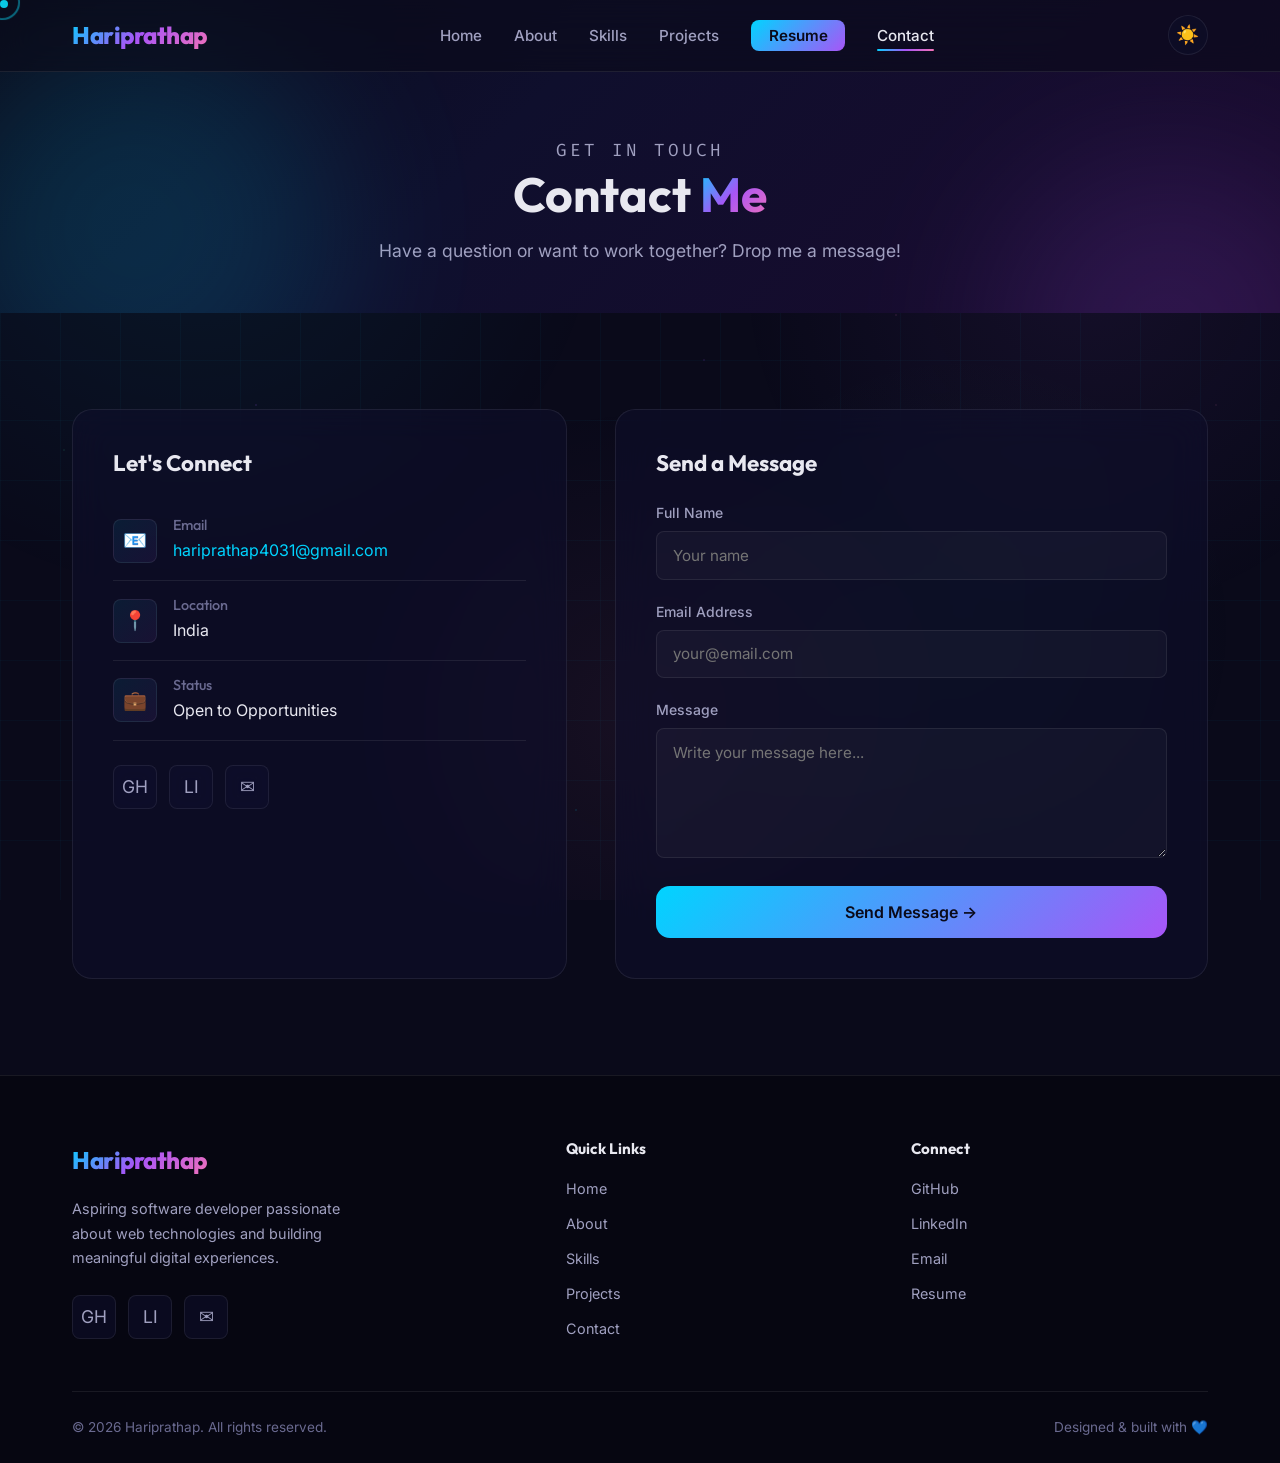
<file: contact.html>
<!DOCTYPE html>
<html lang="en" data-theme="dark">

<head>
    <meta charset="UTF-8">
    <meta name="viewport" content="width=device-width, initial-scale=1.0">
    <meta name="description"
        content="Contact Hariprathap — Send me a message for collaborations, opportunities, or just to say hello.">
    <title>Contact | Hariprathap Portfolio</title>
    <link rel="preconnect" href="https://fonts.googleapis.com">
    <link rel="preconnect" href="https://fonts.gstatic.com" crossorigin>
    <link
        href="https://fonts.googleapis.com/css2?family=Fira+Code:wght@400;500&family=Inter:wght@400;500;600;700&family=Outfit:wght@400;600;700;800&display=swap"
        rel="stylesheet">
    <link rel="stylesheet" href="css/style.css">
</head>

<body>
    <div class="cursor-dot"></div>
    <div class="cursor-ring"></div>
    <div class="scroll-progress"></div>
    <div class="page-transition active"></div>
    <div class="nav-overlay"></div>

    <!-- Navigation -->
    <nav class="navbar">
        <div class="nav-container">
            <a href="index.html" class="nav-logo">Hariprathap</a>
            <ul class="nav-links">
                <li><a href="index.html">Home</a></li>
                <li><a href="about.html">About</a></li>
                <li><a href="skills.html">Skills</a></li>
                <li><a href="projects.html">Projects</a></li>
                <li><a href="assets/resume/Hariprathap_Resume.pdf" target="_blank" class="nav-resume-link">Resume</a>
                </li>
                <li><a href="contact.html">Contact</a></li>
            </ul>
            <div class="nav-right">
                <button class="theme-toggle" aria-label="Toggle theme">☀️</button>
                <div class="hamburger" aria-label="Menu">
                    <span></span><span></span><span></span>
                </div>
            </div>
        </div>
    </nav>

    <!-- Page Header -->
    <section class="page-header">
        <div class="floating-shapes">
            <div class="shape shape-1"></div>
            <div class="shape shape-2"></div>
        </div>
        <div class="container">
            <p class="section-label">Get in Touch</p>
            <h1>Contact <span>Me</span></h1>
            <p>Have a question or want to work together? Drop me a message!</p>
        </div>
    </section>

    <!-- Contact Content -->
    <section class="section">
        <div class="container">
            <div class="contact-grid">
                <!-- Info Card -->
                <div class="contact-info-card glass-card reveal-left">
                    <h3>Let's Connect</h3>
                    <div class="contact-item">
                        <div class="icon">📧</div>
                        <div class="details">
                            <h4>Email</h4>
                            <a href="mailto:hariprathap4031@gmail.com">hariprathap4031@gmail.com</a>
                        </div>
                    </div>
                    <div class="contact-item">
                        <div class="icon">📍</div>
                        <div class="details">
                            <h4>Location</h4>
                            <p>India</p>
                        </div>
                    </div>
                    <div class="contact-item">
                        <div class="icon">💼</div>
                        <div class="details">
                            <h4>Status</h4>
                            <p>Open to Opportunities</p>
                        </div>
                    </div>
                    <div class="social-links">
                        <a href="https://github.com/hariprathap007" target="_blank" class="social-link"
                            aria-label="GitHub">GH</a>
                        <a href="https://www.linkedin.com/in/hari-prathap-81699b2a1/" target="_blank"
                            class="social-link" aria-label="LinkedIn">LI</a>
                        <a href="mailto:hariprathap4031@gmail.com" class="social-link" aria-label="Email">✉</a>
                    </div>
                </div>

                <!-- Contact Form -->
                <div class="contact-form-card glass-card reveal-right">
                    <h3>Send a Message</h3>
                    <form id="contactForm" novalidate>
                        <div class="form-group">
                            <label for="name">Full Name</label>
                            <input type="text" id="name" name="name" placeholder="Your name" required>
                            <span class="error-msg">Please enter your name</span>
                        </div>
                        <div class="form-group">
                            <label for="email">Email Address</label>
                            <input type="email" id="email" name="email" placeholder="your@email.com" required>
                            <span class="error-msg">Please enter a valid email</span>
                        </div>
                        <div class="form-group">
                            <label for="message">Message</label>
                            <textarea id="message" name="message" placeholder="Write your message here..." rows="5"
                                required></textarea>
                            <span class="error-msg">Message must be at least 10 characters</span>
                        </div>
                        <button type="submit" class="btn btn-primary form-submit">Send Message →</button>
                    </form>
                    <div class="form-success">
                        <div style="font-size:3rem;margin-bottom:1rem;">✅</div>
                        <h3 style="margin-bottom:0.5rem;">Message Sent!</h3>
                        <p style="color:var(--text-secondary);">Thank you for reaching out. I'll get back to you soon.
                        </p>
                    </div>
                </div>
            </div>
        </div>
    </section>

    <!-- Footer -->
    <footer class="footer">
        <div class="container">
            <div class="footer-grid">
                <div class="footer-brand">
                    <a href="index.html" class="nav-logo">Hariprathap</a>
                    <p>Aspiring software developer passionate about web technologies and building meaningful digital
                        experiences.</p>
                    <div class="social-links">
                        <a href="https://github.com/hariprathap007" target="_blank" class="social-link"
                            aria-label="GitHub">GH</a>
                        <a href="https://www.linkedin.com/in/hari-prathap-81699b2a1/" target="_blank"
                            class="social-link" aria-label="LinkedIn">LI</a>
                        <a href="mailto:hariprathap4031@gmail.com" class="social-link" aria-label="Email">✉</a>
                    </div>
                </div>
                <div class="footer-links">
                    <h4>Quick Links</h4>
                    <ul>
                        <li><a href="index.html">Home</a></li>
                        <li><a href="about.html">About</a></li>
                        <li><a href="skills.html">Skills</a></li>
                        <li><a href="projects.html">Projects</a></li>
                        <li><a href="contact.html">Contact</a></li>
                    </ul>
                </div>
                <div class="footer-links">
                    <h4>Connect</h4>
                    <ul>
                        <li><a href="https://github.com/hariprathap007" target="_blank">GitHub</a></li>
                        <li><a href="https://www.linkedin.com/in/hari-prathap-81699b2a1/" target="_blank">LinkedIn</a>
                        </li>
                        <li><a href="mailto:hariprathap4031@gmail.com">Email</a></li>
                        <li><a href="assets/resume/Hariprathap_Resume.pdf" target="_blank">Resume</a></li>
                    </ul>
                </div>
            </div>
            <div class="footer-bottom">
                <p>&copy; 2026 Hariprathap. All rights reserved.</p>
                <p>Designed &amp; built with 💙</p>
            </div>
        </div>
    </footer>

    <button class="back-to-top" aria-label="Back to top">↑</button>
    <script src="js/script.js"></script>
</body>

</html>
</file>
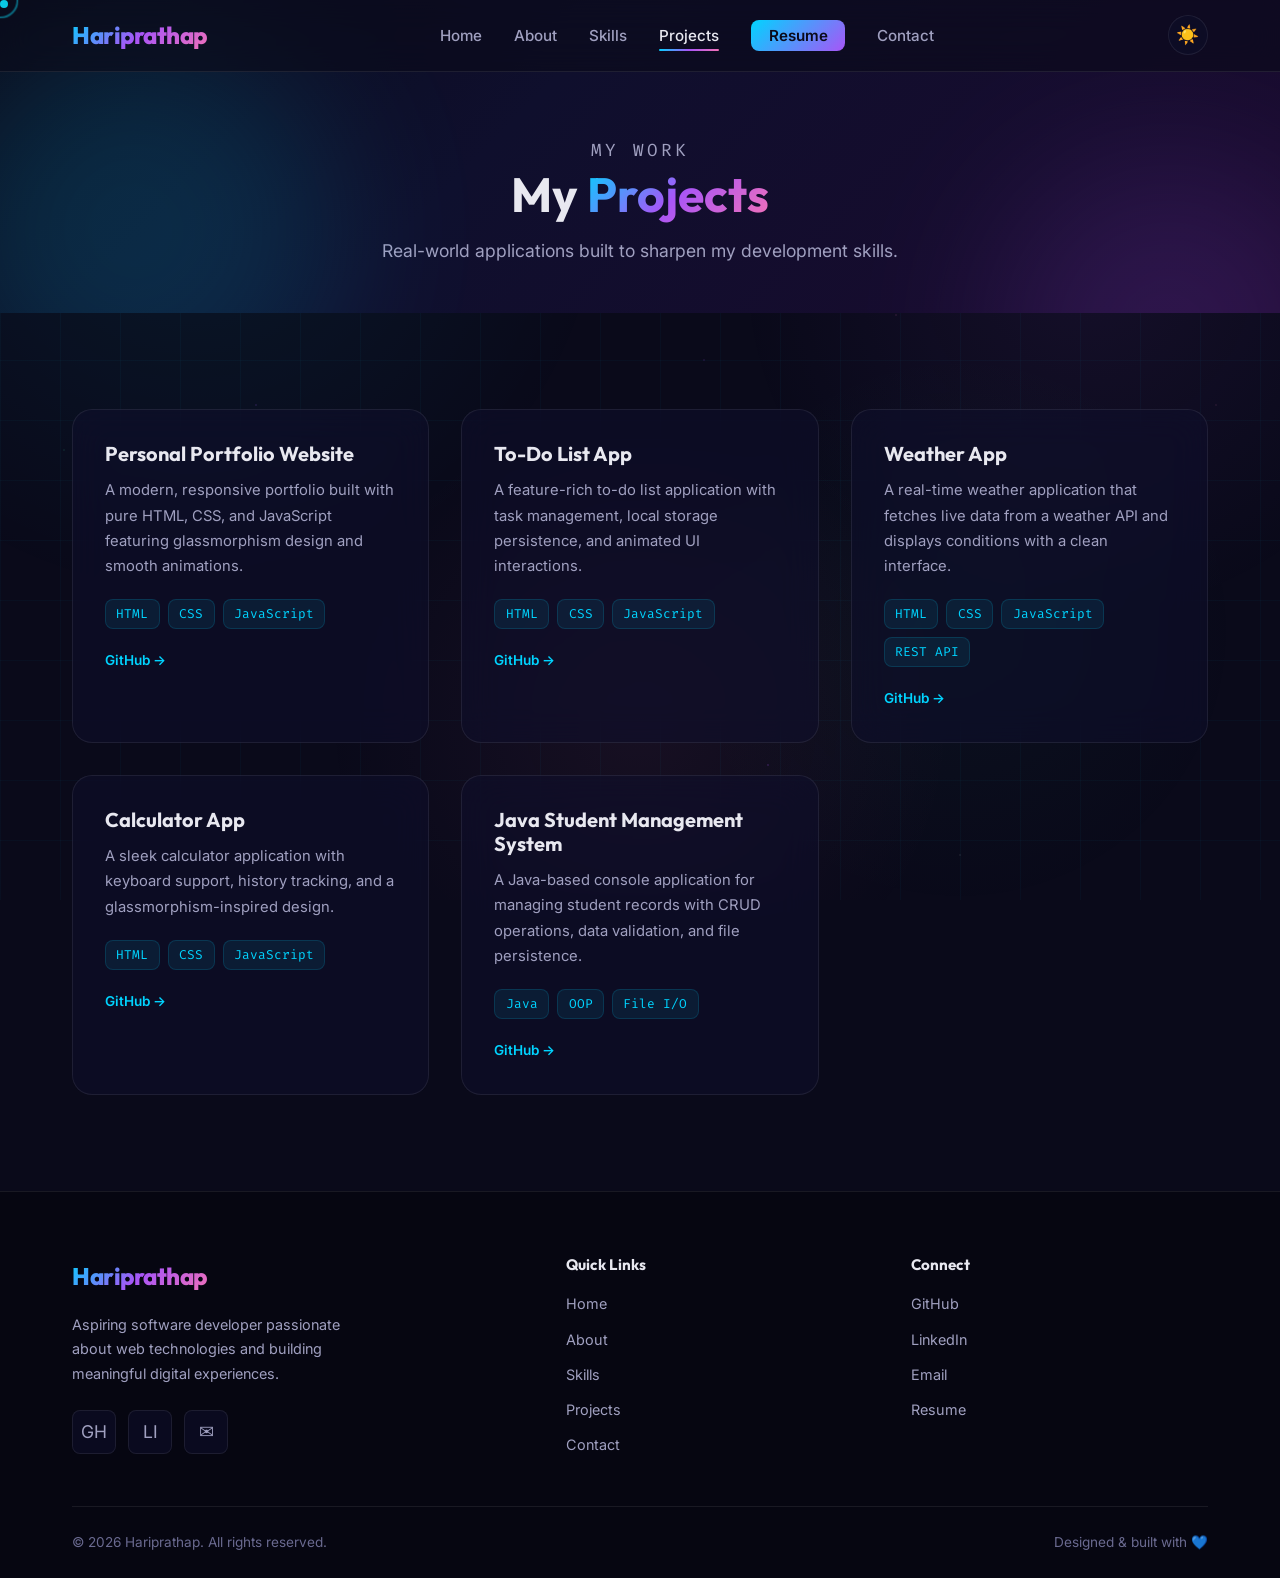
<file: projects.html>
<!DOCTYPE html>
<html lang="en" data-theme="dark">

<head>
    <meta charset="UTF-8">
    <meta name="viewport" content="width=device-width, initial-scale=1.0">
    <meta name="description"
        content="Projects by Hariprathap — Explore web apps, tools, and applications built to sharpen development skills.">
    <title>Projects | Hariprathap Portfolio</title>
    <link rel="preconnect" href="https://fonts.googleapis.com">
    <link rel="preconnect" href="https://fonts.gstatic.com" crossorigin>
    <link
        href="https://fonts.googleapis.com/css2?family=Fira+Code:wght@400;500&family=Inter:wght@400;500;600;700&family=Outfit:wght@400;600;700;800&display=swap"
        rel="stylesheet">
    <link rel="stylesheet" href="css/style.css">
</head>

<body>
    <div class="cursor-dot"></div>
    <div class="cursor-ring"></div>
    <div class="scroll-progress"></div>
    <div class="page-transition active"></div>
    <div class="nav-overlay"></div>

    <!-- Navigation -->
    <nav class="navbar">
        <div class="nav-container">
            <a href="index.html" class="nav-logo">Hariprathap</a>
            <ul class="nav-links">
                <li><a href="index.html">Home</a></li>
                <li><a href="about.html">About</a></li>
                <li><a href="skills.html">Skills</a></li>
                <li><a href="projects.html">Projects</a></li>
                <li><a href="assets/resume/Hariprathap_Resume.pdf" target="_blank" class="nav-resume-link">Resume</a>
                </li>
                <li><a href="contact.html">Contact</a></li>
            </ul>
            <div class="nav-right">
                <button class="theme-toggle" aria-label="Toggle theme">☀️</button>
                <div class="hamburger" aria-label="Menu">
                    <span></span><span></span><span></span>
                </div>
            </div>
        </div>
    </nav>

    <!-- Page Header -->
    <section class="page-header">
        <div class="floating-shapes">
            <div class="shape shape-1"></div>
            <div class="shape shape-2"></div>
        </div>
        <div class="container">
            <p class="section-label">My Work</p>
            <h1>My <span>Projects</span></h1>
            <p>Real-world applications built to sharpen my development skills.</p>
        </div>
    </section>

    <!-- Projects Section — API Driven -->
    <section class="section">
        <div class="container">
            <div class="projects-grid stagger reveal" id="all-projects">
                <!-- Populated dynamically by script.js -->
                <div class="loading-placeholder glass-card" style="text-align:center;padding:3rem;grid-column:1/-1;">
                    <p style="color:var(--text-muted);">Loading projects from server...</p>
                </div>
            </div>
        </div>
    </section>

    <!-- Footer -->
    <footer class="footer">
        <div class="container">
            <div class="footer-grid">
                <div class="footer-brand">
                    <a href="index.html" class="nav-logo">Hariprathap</a>
                    <p>Aspiring software developer passionate about web technologies and building meaningful digital
                        experiences.</p>
                    <div class="social-links">
                        <a href="https://github.com/hariprathap007" target="_blank" class="social-link"
                            aria-label="GitHub">GH</a>
                        <a href="https://www.linkedin.com/in/hari-prathap-81699b2a1/" target="_blank"
                            class="social-link" aria-label="LinkedIn">LI</a>
                        <a href="mailto:hariprathap4031@gmail.com" class="social-link" aria-label="Email">✉</a>
                    </div>
                </div>
                <div class="footer-links">
                    <h4>Quick Links</h4>
                    <ul>
                        <li><a href="index.html">Home</a></li>
                        <li><a href="about.html">About</a></li>
                        <li><a href="skills.html">Skills</a></li>
                        <li><a href="projects.html">Projects</a></li>
                        <li><a href="contact.html">Contact</a></li>
                    </ul>
                </div>
                <div class="footer-links">
                    <h4>Connect</h4>
                    <ul>
                        <li><a href="https://github.com/hariprathap007" target="_blank">GitHub</a></li>
                        <li><a href="https://www.linkedin.com/in/hari-prathap-81699b2a1/" target="_blank">LinkedIn</a>
                        </li>
                        <li><a href="mailto:hariprathap4031@gmail.com">Email</a></li>
                        <li><a href="assets/resume/Hariprathap_Resume.pdf" target="_blank">Resume</a></li>
                    </ul>
                </div>
            </div>
            <div class="footer-bottom">
                <p>&copy; 2026 Hariprathap. All rights reserved.</p>
                <p>Designed &amp; built with 💙</p>
            </div>
        </div>
    </footer>

    <button class="back-to-top" aria-label="Back to top">↑</button>
    <script src="js/script.js"></script>
</body>

</html>
</file>
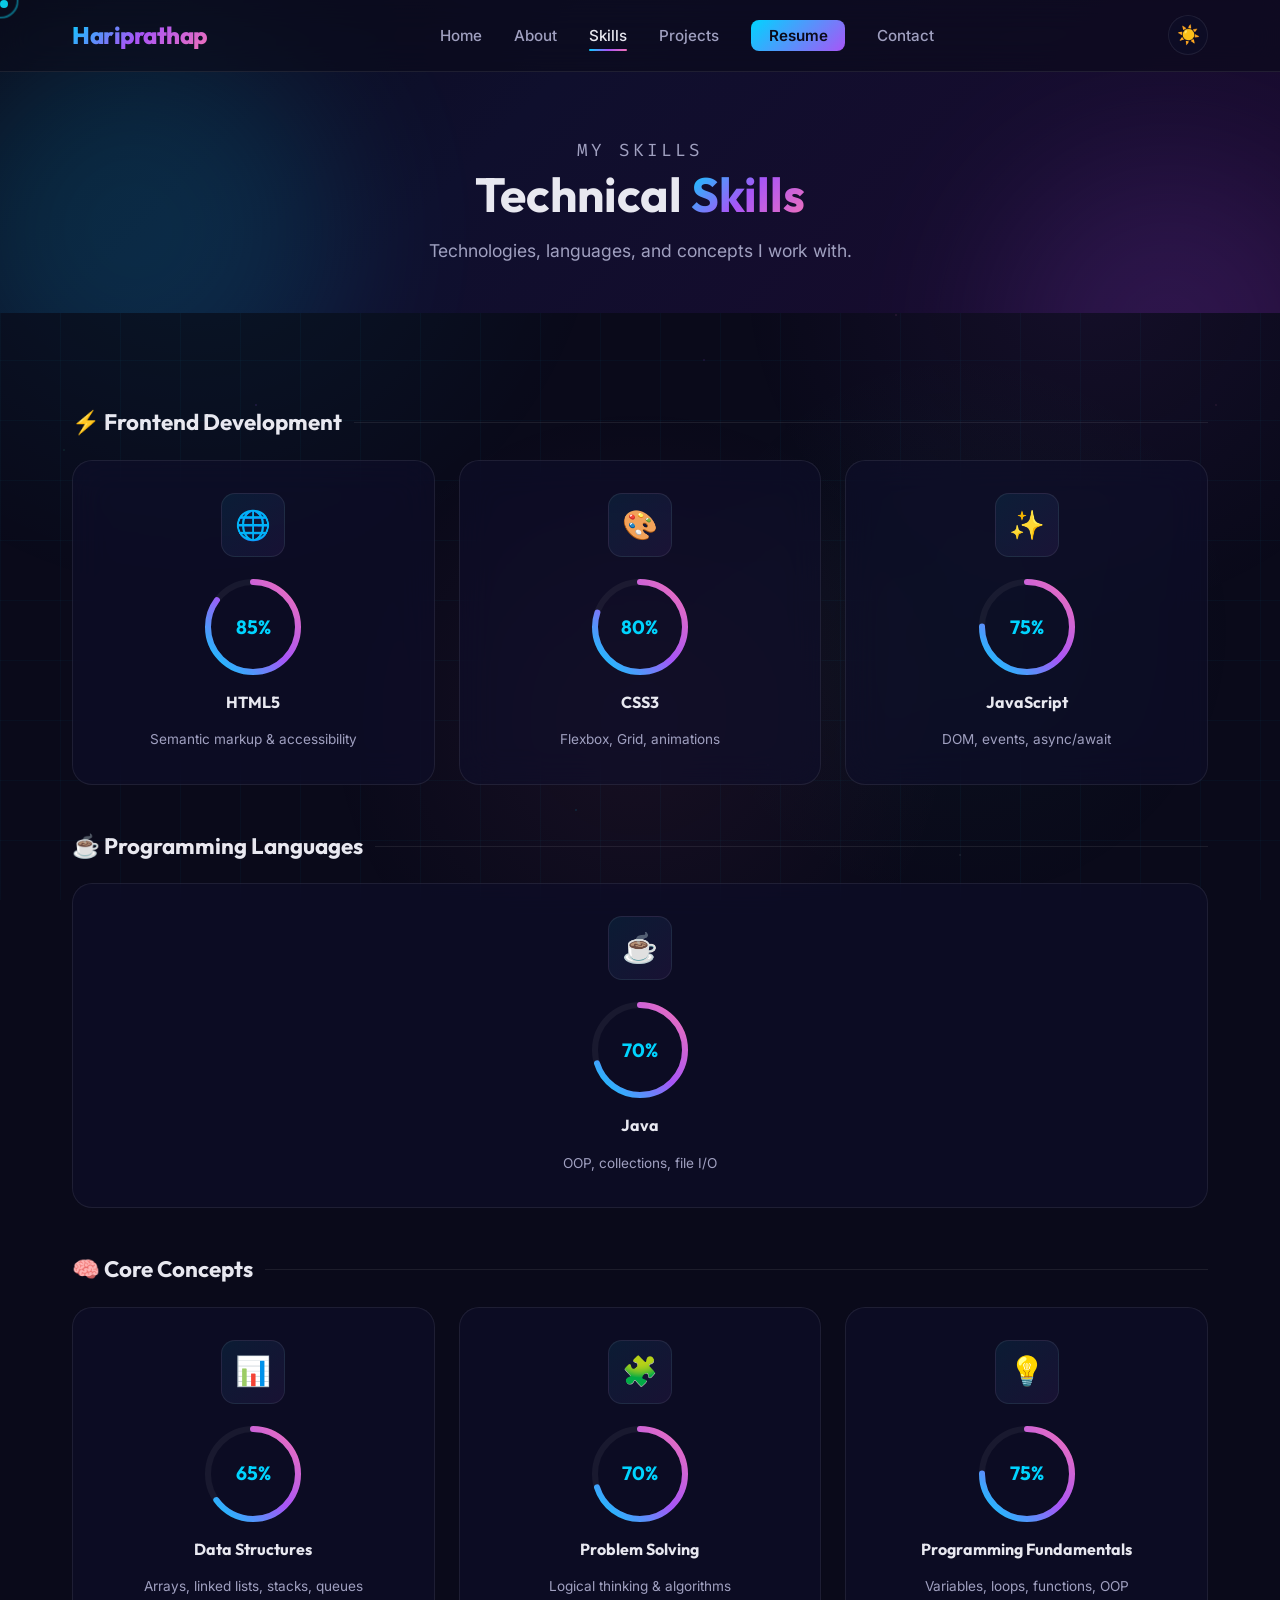
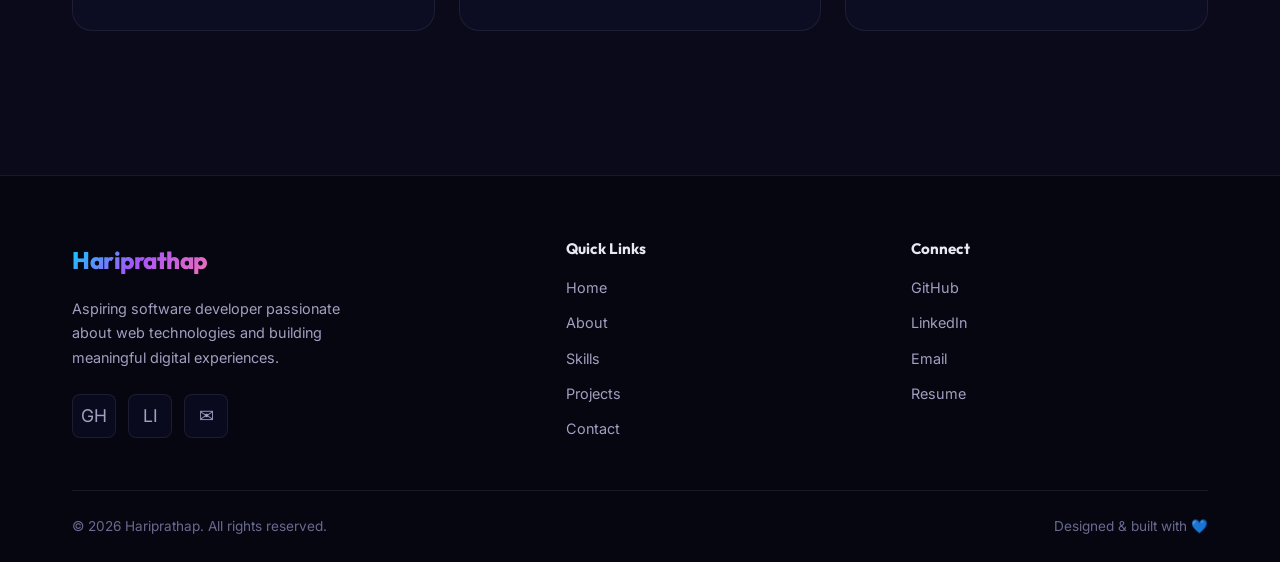
<file: skills.html>
<!DOCTYPE html>
<html lang="en" data-theme="dark">

<head>
    <meta charset="UTF-8">
    <meta name="viewport" content="width=device-width, initial-scale=1.0">
    <meta name="description" content="Hariprathap's technical skills — Frontend, programming, and core concepts.">
    <title>Skills | Hariprathap Portfolio</title>
    <link rel="preconnect" href="https://fonts.googleapis.com">
    <link rel="preconnect" href="https://fonts.gstatic.com" crossorigin>
    <link
        href="https://fonts.googleapis.com/css2?family=Fira+Code:wght@400;500&family=Inter:wght@400;500;600;700&family=Outfit:wght@400;600;700;800&display=swap"
        rel="stylesheet">
    <link rel="stylesheet" href="css/style.css">
</head>

<body>
    <div class="cursor-dot"></div>
    <div class="cursor-ring"></div>
    <div class="scroll-progress"></div>
    <div class="page-transition active"></div>
    <div class="nav-overlay"></div>

    <!-- Navigation -->
    <nav class="navbar">
        <div class="nav-container">
            <a href="index.html" class="nav-logo">Hariprathap</a>
            <ul class="nav-links">
                <li><a href="index.html">Home</a></li>
                <li><a href="about.html">About</a></li>
                <li><a href="skills.html">Skills</a></li>
                <li><a href="projects.html">Projects</a></li>
                <li><a href="assets/resume/Hariprathap_Resume.pdf" target="_blank" class="nav-resume-link">Resume</a>
                </li>
                <li><a href="contact.html">Contact</a></li>
            </ul>
            <div class="nav-right">
                <button class="theme-toggle" aria-label="Toggle theme">☀️</button>
                <div class="hamburger" aria-label="Menu">
                    <span></span><span></span><span></span>
                </div>
            </div>
        </div>
    </nav>

    <!-- Page Header -->
    <section class="page-header">
        <div class="floating-shapes">
            <div class="shape shape-1"></div>
            <div class="shape shape-2"></div>
        </div>
        <div class="container">
            <p class="section-label">My Skills</p>
            <h1>Technical <span>Skills</span></h1>
            <p>Technologies, languages, and concepts I work with.</p>
        </div>
    </section>

    <!-- Skills Content -->
    <section class="section">
        <div class="container">

            <!-- SVG Gradient Definition -->
            <svg width="0" height="0" style="position:absolute;">
                <defs>
                    <linearGradient id="neonGradient" x1="0%" y1="0%" x2="100%" y2="100%">
                        <stop offset="0%" stop-color="#00d4ff" />
                        <stop offset="50%" stop-color="#a855f7" />
                        <stop offset="100%" stop-color="#f472b6" />
                    </linearGradient>
                </defs>
            </svg>

            <!-- Frontend -->
            <div class="skills-category reveal">
                <h3>⚡ Frontend Development</h3>
                <div class="skills-detailed-grid stagger">
                    <div class="glass-card skill-detail-card">
                        <div class="skill-icon-large">🌐</div>
                        <div class="skill-progress" data-percent="85">
                            <svg viewBox="0 0 100 100">
                                <circle class="bg" cx="50" cy="50" r="45"></circle>
                                <circle class="progress" cx="50" cy="50" r="45"></circle>
                            </svg>
                            <span class="progress-value">85%</span>
                        </div>
                        <h4>HTML5</h4>
                        <p style="color:var(--text-secondary);font-size:0.85rem;">Semantic markup & accessibility</p>
                    </div>
                    <div class="glass-card skill-detail-card">
                        <div class="skill-icon-large">🎨</div>
                        <div class="skill-progress" data-percent="80">
                            <svg viewBox="0 0 100 100">
                                <circle class="bg" cx="50" cy="50" r="45"></circle>
                                <circle class="progress" cx="50" cy="50" r="45"></circle>
                            </svg>
                            <span class="progress-value">80%</span>
                        </div>
                        <h4>CSS3</h4>
                        <p style="color:var(--text-secondary);font-size:0.85rem;">Flexbox, Grid, animations</p>
                    </div>
                    <div class="glass-card skill-detail-card">
                        <div class="skill-icon-large">✨</div>
                        <div class="skill-progress" data-percent="75">
                            <svg viewBox="0 0 100 100">
                                <circle class="bg" cx="50" cy="50" r="45"></circle>
                                <circle class="progress" cx="50" cy="50" r="45"></circle>
                            </svg>
                            <span class="progress-value">75%</span>
                        </div>
                        <h4>JavaScript</h4>
                        <p style="color:var(--text-secondary);font-size:0.85rem;">DOM, events, async/await</p>
                    </div>
                </div>
            </div>

            <!-- Programming -->
            <div class="skills-category reveal">
                <h3>☕ Programming Languages</h3>
                <div class="skills-detailed-grid stagger">
                    <div class="glass-card skill-detail-card">
                        <div class="skill-icon-large">☕</div>
                        <div class="skill-progress" data-percent="70">
                            <svg viewBox="0 0 100 100">
                                <circle class="bg" cx="50" cy="50" r="45"></circle>
                                <circle class="progress" cx="50" cy="50" r="45"></circle>
                            </svg>
                            <span class="progress-value">70%</span>
                        </div>
                        <h4>Java</h4>
                        <p style="color:var(--text-secondary);font-size:0.85rem;">OOP, collections, file I/O</p>
                    </div>
                </div>
            </div>

            <!-- Concepts -->
            <div class="skills-category reveal">
                <h3>🧠 Core Concepts</h3>
                <div class="skills-detailed-grid stagger">
                    <div class="glass-card skill-detail-card">
                        <div class="skill-icon-large">📊</div>
                        <div class="skill-progress" data-percent="65">
                            <svg viewBox="0 0 100 100">
                                <circle class="bg" cx="50" cy="50" r="45"></circle>
                                <circle class="progress" cx="50" cy="50" r="45"></circle>
                            </svg>
                            <span class="progress-value">65%</span>
                        </div>
                        <h4>Data Structures</h4>
                        <p style="color:var(--text-secondary);font-size:0.85rem;">Arrays, linked lists, stacks, queues
                        </p>
                    </div>
                    <div class="glass-card skill-detail-card">
                        <div class="skill-icon-large">🧩</div>
                        <div class="skill-progress" data-percent="70">
                            <svg viewBox="0 0 100 100">
                                <circle class="bg" cx="50" cy="50" r="45"></circle>
                                <circle class="progress" cx="50" cy="50" r="45"></circle>
                            </svg>
                            <span class="progress-value">70%</span>
                        </div>
                        <h4>Problem Solving</h4>
                        <p style="color:var(--text-secondary);font-size:0.85rem;">Logical thinking & algorithms</p>
                    </div>
                    <div class="glass-card skill-detail-card">
                        <div class="skill-icon-large">💡</div>
                        <div class="skill-progress" data-percent="75">
                            <svg viewBox="0 0 100 100">
                                <circle class="bg" cx="50" cy="50" r="45"></circle>
                                <circle class="progress" cx="50" cy="50" r="45"></circle>
                            </svg>
                            <span class="progress-value">75%</span>
                        </div>
                        <h4>Programming Fundamentals</h4>
                        <p style="color:var(--text-secondary);font-size:0.85rem;">Variables, loops, functions, OOP</p>
                    </div>
                </div>
            </div>

        </div>
    </section>

    <!-- Footer -->
    <footer class="footer">
        <div class="container">
            <div class="footer-grid">
                <div class="footer-brand">
                    <a href="index.html" class="nav-logo">Hariprathap</a>
                    <p>Aspiring software developer passionate about web technologies and building meaningful digital
                        experiences.</p>
                    <div class="social-links">
                        <a href="https://github.com/hariprathap007" target="_blank" class="social-link"
                            aria-label="GitHub">GH</a>
                        <a href="https://www.linkedin.com/in/hari-prathap-81699b2a1/" target="_blank"
                            class="social-link" aria-label="LinkedIn">LI</a>
                        <a href="mailto:hariprathap4031@gmail.com" class="social-link" aria-label="Email">✉</a>
                    </div>
                </div>
                <div class="footer-links">
                    <h4>Quick Links</h4>
                    <ul>
                        <li><a href="index.html">Home</a></li>
                        <li><a href="about.html">About</a></li>
                        <li><a href="skills.html">Skills</a></li>
                        <li><a href="projects.html">Projects</a></li>
                        <li><a href="contact.html">Contact</a></li>
                    </ul>
                </div>
                <div class="footer-links">
                    <h4>Connect</h4>
                    <ul>
                        <li><a href="https://github.com/hariprathap007" target="_blank">GitHub</a></li>
                        <li><a href="https://www.linkedin.com/in/hari-prathap-81699b2a1/" target="_blank">LinkedIn</a>
                        </li>
                        <li><a href="mailto:hariprathap4031@gmail.com">Email</a></li>
                        <li><a href="assets/resume/Hariprathap_Resume.pdf" target="_blank">Resume</a></li>
                    </ul>
                </div>
            </div>
            <div class="footer-bottom">
                <p>&copy; 2026 Hariprathap. All rights reserved.</p>
                <p>Designed &amp; built with 💙</p>
            </div>
        </div>
    </footer>

    <button class="back-to-top" aria-label="Back to top">↑</button>
    <script src="js/script.js"></script>
</body>

</html>
</file>
<file: css/style.css>
/* ============================================================
   HARIPRATHAP PORTFOLIO — Design System
   Dark Futuristic Glassmorphism Theme
   ============================================================ */

/* ---------- CSS Custom Properties ---------- */
:root {
  /* Background */
  --bg-primary: #0a0a1a;
  --bg-secondary: #0f0f2d;
  --bg-card: rgba(15, 15, 45, 0.55);
  --bg-card-hover: rgba(20, 20, 60, 0.7);

  /* Text */
  --text-primary: #e8e8f0;
  --text-secondary: #a0a0c0;
  --text-muted: #6a6a90;

  /* Neon Accents */
  --neon-blue: #00d4ff;
  --neon-purple: #a855f7;
  --neon-pink: #f472b6;
  --neon-green: #34d399;
  --neon-cyan: #22d3ee;

  /* Gradients */
  --gradient-main: linear-gradient(135deg, #00d4ff 0%, #a855f7 50%, #f472b6 100%);
  --gradient-hero: linear-gradient(135deg, #0a0a1a 0%, #0f0f2d 40%, #1a0a2e 100%);
  --gradient-card: linear-gradient(135deg, rgba(0, 212, 255, .08), rgba(168, 85, 247, .08));
  --gradient-btn: linear-gradient(135deg, #00d4ff, #a855f7);
  --gradient-btn-hover: linear-gradient(135deg, #a855f7, #f472b6);

  /* Glass */
  --glass-border: rgba(255, 255, 255, 0.08);
  --glass-blur: 18px;

  /* Shadows */
  --shadow-neon-blue: 0 0 20px rgba(0, 212, 255, 0.3);
  --shadow-neon-purple: 0 0 20px rgba(168, 85, 247, 0.3);
  --shadow-card: 0 8px 32px rgba(0, 0, 0, 0.4);

  /* Typography */
  --font-heading: 'Outfit', sans-serif;
  --font-body: 'Inter', sans-serif;
  --font-mono: 'Fira Code', monospace;

  /* Sizing */
  --nav-height: 72px;
  --container-max: 1200px;
  --radius-sm: 8px;
  --radius-md: 14px;
  --radius-lg: 20px;
  --radius-xl: 28px;

  /* Transitions */
  --ease-out: cubic-bezier(.22, 1, .36, 1);
  --transition-fast: 0.25s var(--ease-out);
  --transition-med: 0.4s var(--ease-out);
  --transition-slow: 0.6s var(--ease-out);
}

/* ---------- Light Mode ---------- */
[data-theme="light"] {
  --bg-primary: #f0f0f8;
  --bg-secondary: #e0e0f0;
  --bg-card: rgba(255, 255, 255, 0.65);
  --bg-card-hover: rgba(255, 255, 255, 0.8);
  --text-primary: #1a1a2e;
  --text-secondary: #4a4a6a;
  --text-muted: #8a8aa0;
  --glass-border: rgba(0, 0, 0, 0.08);
  --shadow-card: 0 8px 32px rgba(0, 0, 0, 0.1);
  --gradient-hero: linear-gradient(135deg, #f0f0f8 0%, #e0e0f0 40%, #d8d0f0 100%);
}

/* ---------- Reset & Base ---------- */
*,
*::before,
*::after {
  margin: 0;
  padding: 0;
  box-sizing: border-box;
}

html {
  scroll-behavior: smooth;
  font-size: 16px;
  -webkit-font-smoothing: antialiased;
}

body {
  font-family: var(--font-body);
  background: var(--bg-primary);
  color: var(--text-primary);
  line-height: 1.7;
  overflow-x: hidden;
  min-height: 100vh;
  cursor: default;
  position: relative;
}

/* ── Animated Background Layers ── */

/* Layer 1: Subtle grid + drifting gradient orbs */
body::before {
  content: '';
  position: fixed;
  inset: 0;
  z-index: -2;
  pointer-events: none;
  background:
    /* Grid lines */
    linear-gradient(rgba(0, 212, 255, 0.03) 1px, transparent 1px),
    linear-gradient(90deg, rgba(0, 212, 255, 0.03) 1px, transparent 1px),
    /* Large gradient orbs */
    radial-gradient(ellipse 600px 600px at 15% 20%, rgba(0, 212, 255, 0.07), transparent 70%),
    radial-gradient(ellipse 500px 500px at 85% 30%, rgba(168, 85, 247, 0.07), transparent 70%),
    radial-gradient(ellipse 450px 450px at 50% 80%, rgba(244, 114, 182, 0.06), transparent 70%),
    radial-gradient(ellipse 400px 400px at 75% 70%, rgba(52, 211, 153, 0.04), transparent 70%);
  background-size:
    60px 60px,
    60px 60px,
    100% 100%,
    100% 100%,
    100% 100%,
    100% 100%;
  animation: bgDrift 25s ease-in-out infinite alternate;
}

/* Layer 2: Twinkling star particles */
body::after {
  content: '';
  position: fixed;
  inset: 0;
  z-index: -1;
  pointer-events: none;
  background-image:
    radial-gradient(1px 1px at 10% 15%, rgba(0, 212, 255, 0.5), transparent),
    radial-gradient(1px 1px at 20% 45%, rgba(168, 85, 247, 0.4), transparent),
    radial-gradient(1.5px 1.5px at 35% 25%, rgba(255, 255, 255, 0.3), transparent),
    radial-gradient(1px 1px at 50% 65%, rgba(0, 212, 255, 0.4), transparent),
    radial-gradient(1.5px 1.5px at 65% 10%, rgba(244, 114, 182, 0.4), transparent),
    radial-gradient(1px 1px at 80% 55%, rgba(168, 85, 247, 0.3), transparent),
    radial-gradient(1px 1px at 90% 80%, rgba(52, 211, 153, 0.4), transparent),
    radial-gradient(1.5px 1.5px at 15% 75%, rgba(255, 255, 255, 0.25), transparent),
    radial-gradient(1px 1px at 45% 90%, rgba(0, 212, 255, 0.35), transparent),
    radial-gradient(1px 1px at 70% 35%, rgba(244, 114, 182, 0.3), transparent),
    radial-gradient(1.5px 1.5px at 25% 55%, rgba(34, 211, 238, 0.35), transparent),
    radial-gradient(1px 1px at 55% 40%, rgba(168, 85, 247, 0.35), transparent),
    radial-gradient(1px 1px at 85% 15%, rgba(255, 255, 255, 0.2), transparent),
    radial-gradient(1.5px 1.5px at 40% 70%, rgba(0, 212, 255, 0.3), transparent),
    radial-gradient(1px 1px at 95% 45%, rgba(244, 114, 182, 0.25), transparent),
    radial-gradient(1px 1px at 5% 50%, rgba(52, 211, 153, 0.3), transparent),
    radial-gradient(1.5px 1.5px at 60% 85%, rgba(168, 85, 247, 0.3), transparent),
    radial-gradient(1px 1px at 30% 10%, rgba(0, 212, 255, 0.4), transparent),
    radial-gradient(1px 1px at 75% 95%, rgba(255, 255, 255, 0.2), transparent),
    radial-gradient(1.5px 1.5px at 48% 5%, rgba(34, 211, 238, 0.35), transparent);
  background-size: 100% 100%;
  animation: starTwinkle 8s ease-in-out infinite alternate;
}

/* Light mode: mute the background effects */
[data-theme="light"] body::before {
  background:
    linear-gradient(rgba(100, 100, 180, 0.04) 1px, transparent 1px),
    linear-gradient(90deg, rgba(100, 100, 180, 0.04) 1px, transparent 1px),
    radial-gradient(ellipse 600px 600px at 15% 20%, rgba(0, 150, 255, 0.04), transparent 70%),
    radial-gradient(ellipse 500px 500px at 85% 30%, rgba(168, 85, 247, 0.04), transparent 70%),
    radial-gradient(ellipse 450px 450px at 50% 80%, rgba(244, 114, 182, 0.03), transparent 70%),
    radial-gradient(ellipse 400px 400px at 75% 70%, rgba(52, 211, 153, 0.03), transparent 70%);
  background-size:
    60px 60px,
    60px 60px,
    100% 100%,
    100% 100%,
    100% 100%,
    100% 100%;
}

[data-theme="light"] body::after {
  opacity: 0.3;
}

@keyframes bgDrift {
  0% {
    background-position:
      0 0, 0 0,
      15% 20%, 85% 30%, 50% 80%, 75% 70%;
  }

  100% {
    background-position:
      30px 30px, 30px 30px,
      25% 30%, 75% 40%, 40% 70%, 65% 80%;
  }
}

@keyframes starTwinkle {
  0% {
    opacity: 0.6;
  }

  50% {
    opacity: 1;
  }

  100% {
    opacity: 0.5;
  }
}

a {
  text-decoration: none;
  color: var(--neon-blue);
  transition: color var(--transition-fast);
}

a:hover {
  color: var(--neon-purple);
}

img {
  max-width: 100%;
  display: block;
}

h1,
h2,
h3,
h4 {
  font-family: var(--font-heading);
  font-weight: 700;
  line-height: 1.2;
}

::selection {
  background: rgba(0, 212, 255, 0.3);
  color: #fff;
}

/* ---------- Custom Cursor ---------- */
.cursor-dot,
.cursor-ring {
  position: fixed;
  top: 0;
  left: 0;
  border-radius: 50%;
  pointer-events: none;
  z-index: 10000;
  mix-blend-mode: difference;
}

.cursor-dot {
  width: 8px;
  height: 8px;
  background: var(--neon-blue);
}

.cursor-ring {
  width: 36px;
  height: 36px;
  border: 2px solid rgba(0, 212, 255, 0.5);
  transition: width 0.2s, height 0.2s, border-color 0.2s;
}

.cursor-ring.hover {
  width: 52px;
  height: 52px;
  border-color: var(--neon-purple);
}

/* ---------- Scroll Progress Bar ---------- */
.scroll-progress {
  position: fixed;
  top: 0;
  left: 0;
  height: 3px;
  background: var(--gradient-main);
  z-index: 9999;
  transition: width 0.1s linear;
}

/* ---------- Navigation ---------- */
.navbar {
  position: fixed;
  top: 0;
  left: 0;
  width: 100%;
  height: var(--nav-height);
  display: flex;
  align-items: center;
  justify-content: center;
  z-index: 1000;
  background: rgba(10, 10, 26, 0.6);
  backdrop-filter: blur(16px);
  -webkit-backdrop-filter: blur(16px);
  border-bottom: 1px solid var(--glass-border);
  transition: background var(--transition-fast), box-shadow var(--transition-fast);
}

[data-theme="light"] .navbar {
  background: rgba(240, 240, 248, 0.7);
}

.navbar.scrolled {
  background: rgba(10, 10, 26, 0.85);
  box-shadow: 0 4px 30px rgba(0, 0, 0, 0.3);
}

[data-theme="light"] .navbar.scrolled {
  background: rgba(240, 240, 248, 0.9);
  box-shadow: 0 4px 30px rgba(0, 0, 0, 0.08);
}

.nav-container {
  width: 100%;
  max-width: var(--container-max);
  padding: 0 2rem;
  display: flex;
  align-items: center;
  justify-content: space-between;
}

.nav-logo {
  font-family: var(--font-heading);
  font-size: 1.5rem;
  font-weight: 800;
  background: var(--gradient-main);
  -webkit-background-clip: text;
  background-clip: text;
  -webkit-text-fill-color: transparent;
  letter-spacing: -0.02em;
}

.nav-links {
  display: flex;
  list-style: none;
  gap: 2rem;
}

.nav-links a {
  color: var(--text-secondary);
  font-size: 0.95rem;
  font-weight: 500;
  position: relative;
  padding: 0.25rem 0;
  transition: color var(--transition-fast);
}

.nav-links a::after {
  content: '';
  position: absolute;
  bottom: -2px;
  left: 0;
  width: 0;
  height: 2px;
  background: var(--gradient-main);
  border-radius: 2px;
  transition: width var(--transition-fast);
}

.nav-links a:hover,
.nav-links a.active {
  color: var(--text-primary);
}

.nav-links a:hover::after,
.nav-links a.active::after {
  width: 100%;
}

/* Resume Nav Button */
.nav-resume-link {
  background: var(--gradient-btn) !important;
  color: #0a0a1a !important;
  padding: 0.4rem 1.1rem !important;
  border-radius: var(--radius-sm) !important;
  font-weight: 600 !important;
  -webkit-text-fill-color: #0a0a1a;
  transition: all var(--transition-fast) !important;
}

.nav-resume-link::after {
  display: none !important;
}

.nav-resume-link:hover {
  background: var(--gradient-btn-hover) !important;
  color: #fff !important;
  -webkit-text-fill-color: #fff;
  box-shadow: var(--shadow-neon-purple);
  transform: translateY(-1px);
}

/* Loading pulse */
.loading-placeholder {
  animation: loadingPulse 1.5s ease-in-out infinite;
}

@keyframes loadingPulse {

  0%,
  100% {
    opacity: 0.5;
  }

  50% {
    opacity: 1;
  }
}

/* Nav right actions */
.nav-right {
  display: flex;
  align-items: center;
  gap: 1rem;
}

/* Theme Toggle */
.theme-toggle {
  background: var(--bg-card);
  border: 1px solid var(--glass-border);
  border-radius: 50%;
  width: 40px;
  height: 40px;
  display: flex;
  align-items: center;
  justify-content: center;
  cursor: pointer;
  color: var(--text-primary);
  font-size: 1.15rem;
  transition: all var(--transition-fast);
  backdrop-filter: blur(8px);
}

.theme-toggle:hover {
  border-color: var(--neon-blue);
  box-shadow: var(--shadow-neon-blue);
  transform: rotate(30deg);
}

/* Hamburger */
.hamburger {
  display: none;
  flex-direction: column;
  gap: 5px;
  cursor: pointer;
  padding: 4px;
  z-index: 1001;
}

.hamburger span {
  display: block;
  width: 26px;
  height: 2.5px;
  background: var(--text-primary);
  border-radius: 3px;
  transition: all var(--transition-fast);
}

.hamburger.active span:nth-child(1) {
  transform: rotate(45deg) translate(5px, 5px);
}

.hamburger.active span:nth-child(2) {
  opacity: 0;
}

.hamburger.active span:nth-child(3) {
  transform: rotate(-45deg) translate(6px, -6px);
}

/* ---------- Container ---------- */
.container {
  max-width: var(--container-max);
  margin: 0 auto;
  padding: 0 2rem;
}

/* ---------- Section Shared ---------- */
.section {
  padding: 6rem 0;
  position: relative;
}

.section-header {
  text-align: center;
  margin-bottom: 4rem;
}

.section-header h2 {
  font-size: clamp(2rem, 4vw, 2.8rem);
  margin-bottom: 1rem;
}

.section-header h2 span {
  background: var(--gradient-main);
  -webkit-background-clip: text;
  background-clip: text;
  -webkit-text-fill-color: transparent;
}

.section-header p {
  color: var(--text-secondary);
  max-width: 600px;
  margin: 0 auto;
  font-size: 1.05rem;
}

.section-label {
  display: inline-block;
  font-family: var(--font-mono);
  font-size: 0.8rem;
  color: var(--neon-blue);
  text-transform: uppercase;
  letter-spacing: 3px;
  margin-bottom: 0.75rem;
}

/* ---------- Glass Card ---------- */
.glass-card {
  background: var(--bg-card);
  backdrop-filter: blur(var(--glass-blur));
  -webkit-backdrop-filter: blur(var(--glass-blur));
  border: 1px solid var(--glass-border);
  border-radius: var(--radius-lg);
  padding: 2rem;
  transition: all var(--transition-med);
  position: relative;
  overflow: hidden;
}

.glass-card::before {
  content: '';
  position: absolute;
  top: 0;
  left: 0;
  right: 0;
  height: 1px;
  background: linear-gradient(90deg, transparent, rgba(0, 212, 255, 0.3), transparent);
  opacity: 0;
  transition: opacity var(--transition-med);
}

.glass-card:hover {
  background: var(--bg-card-hover);
  border-color: rgba(0, 212, 255, 0.15);
  box-shadow: var(--shadow-card), 0 0 40px rgba(0, 212, 255, 0.05);
  transform: translateY(-4px);
}

.glass-card:hover::before {
  opacity: 1;
}

/* ---------- Buttons ---------- */
.btn {
  display: inline-flex;
  align-items: center;
  gap: 0.5rem;
  padding: 0.85rem 2rem;
  border-radius: var(--radius-md);
  font-family: var(--font-body);
  font-weight: 600;
  font-size: 0.95rem;
  cursor: pointer;
  border: none;
  transition: all var(--transition-fast);
  position: relative;
  overflow: hidden;
}

.btn-primary {
  background: var(--gradient-btn);
  color: #0a0a1a;
}

.btn-primary:hover {
  background: var(--gradient-btn-hover);
  color: #fff;
  box-shadow: var(--shadow-neon-purple);
  transform: translateY(-2px);
}

.btn-outline {
  background: transparent;
  color: var(--neon-blue);
  border: 1.5px solid rgba(0, 212, 255, 0.4);
}

.btn-outline:hover {
  background: rgba(0, 212, 255, 0.08);
  border-color: var(--neon-blue);
  box-shadow: var(--shadow-neon-blue);
  transform: translateY(-2px);
  color: var(--neon-blue);
}

/* ---------- Hero Section ---------- */
.hero {
  min-height: 100vh;
  display: flex;
  align-items: center;
  padding-top: var(--nav-height);
  background: var(--gradient-hero);
  position: relative;
  overflow: hidden;
}

.hero-container {
  display: grid;
  grid-template-columns: 1fr 1fr;
  gap: 4rem;
  align-items: center;
  z-index: 2;
  position: relative;
}

.hero-text h1 {
  font-size: clamp(2.5rem, 5vw, 4rem);
  margin-bottom: 0.5rem;
  line-height: 1.1;
}

.hero-text h1 .gradient-text {
  background: var(--gradient-main);
  -webkit-background-clip: text;
  background-clip: text;
  -webkit-text-fill-color: transparent;
}

.hero-text .role {
  font-family: var(--font-mono);
  font-size: clamp(1rem, 2vw, 1.3rem);
  color: var(--neon-blue);
  margin-bottom: 1.25rem;
  display: flex;
  align-items: center;
  gap: 0.5rem;
}

.hero-text .role::before {
  content: '>';
  color: var(--neon-green);
}

.hero-text .tagline {
  color: var(--text-secondary);
  font-size: 1.1rem;
  max-width: 500px;
  margin-bottom: 2rem;
  line-height: 1.8;
}

.hero-btns {
  display: flex;
  gap: 1rem;
  flex-wrap: wrap;
}

/* Hero Image */
.hero-image {
  display: flex;
  justify-content: center;
  align-items: center;
}

.hero-image-wrapper {
  width: 320px;
  height: 320px;
  border-radius: var(--radius-xl);
  overflow: hidden;
  border: 2px solid var(--glass-border);
  position: relative;
  box-shadow: var(--shadow-card), var(--shadow-neon-blue);
}

.hero-image-wrapper::before {
  content: '';
  position: absolute;
  inset: -4px;
  border-radius: var(--radius-xl);
  background: var(--gradient-main);
  z-index: -1;
  opacity: 0.5;
  filter: blur(12px);
  animation: pulseGlow 4s ease-in-out infinite;
}

.hero-image-wrapper img {
  width: 100%;
  height: 100%;
  object-fit: cover;
}

@keyframes pulseGlow {

  0%,
  100% {
    opacity: 0.4;
    transform: scale(1);
  }

  50% {
    opacity: 0.7;
    transform: scale(1.03);
  }
}

/* Floating Shapes */
.floating-shapes {
  position: absolute;
  inset: 0;
  z-index: 1;
  overflow: hidden;
  pointer-events: none;
}

.shape {
  position: absolute;
  border-radius: 50%;
  filter: blur(80px);
  opacity: 0.15;
  animation: floatShape 20s ease-in-out infinite;
}

.shape-1 {
  width: 400px;
  height: 400px;
  background: var(--neon-blue);
  top: 10%;
  left: -5%;
  animation-delay: 0s;
}

.shape-2 {
  width: 350px;
  height: 350px;
  background: var(--neon-purple);
  top: 50%;
  right: -5%;
  animation-delay: -5s;
}

.shape-3 {
  width: 300px;
  height: 300px;
  background: var(--neon-pink);
  bottom: 10%;
  left: 30%;
  animation-delay: -10s;
}

@keyframes floatShape {

  0%,
  100% {
    transform: translate(0, 0) scale(1);
  }

  25% {
    transform: translate(30px, -30px) scale(1.05);
  }

  50% {
    transform: translate(-20px, 20px) scale(0.95);
  }

  75% {
    transform: translate(20px, 10px) scale(1.02);
  }
}

/* ---------- About Preview Section ---------- */
.about-preview {
  display: grid;
  grid-template-columns: 1fr 1.2fr;
  gap: 3rem;
  align-items: center;
}

.about-preview-img {
  width: 100%;
  max-width: 400px;
  aspect-ratio: 1;
  border-radius: var(--radius-xl);
  overflow: hidden;
  border: 1px solid var(--glass-border);
  box-shadow: var(--shadow-card);
}

.about-preview-img img {
  width: 100%;
  height: 100%;
  object-fit: cover;
}

.about-preview-content h3 {
  font-size: 1.6rem;
  margin-bottom: 1rem;
}

.about-preview-content p {
  color: var(--text-secondary);
  margin-bottom: 1.5rem;
  line-height: 1.8;
}

/* ---------- Skills Preview ---------- */
.skills-grid {
  display: grid;
  grid-template-columns: repeat(auto-fit, minmax(180px, 1fr));
  gap: 1.5rem;
}

.skill-card {
  text-align: center;
  padding: 2rem 1.5rem;
}

.skill-card .skill-icon {
  font-size: 2.5rem;
  margin-bottom: 1rem;
  display: inline-block;
  background: var(--gradient-main);
  -webkit-background-clip: text;
  background-clip: text;
  -webkit-text-fill-color: transparent;
}

.skill-card h4 {
  font-size: 1rem;
  margin-bottom: 0.25rem;
}

.skill-card p {
  color: var(--text-muted);
  font-size: 0.85rem;
}

/* ---------- Featured Projects ---------- */
.projects-grid {
  display: grid;
  grid-template-columns: repeat(auto-fit, minmax(320px, 1fr));
  gap: 2rem;
}

.project-card {
  position: relative;
  overflow: hidden;
  padding: 0;
}

.project-card-content {
  padding: 2rem;
}

.project-card .project-tag {
  display: inline-block;
  font-family: var(--font-mono);
  font-size: 0.75rem;
  color: var(--neon-green);
  background: rgba(52, 211, 153, 0.1);
  padding: 0.25rem 0.75rem;
  border-radius: var(--radius-sm);
  margin-bottom: 1rem;
}

.project-card h3 {
  font-size: 1.25rem;
  margin-bottom: 0.75rem;
}

.project-card p {
  color: var(--text-secondary);
  font-size: 0.925rem;
  margin-bottom: 1.25rem;
  line-height: 1.7;
}

.project-tech {
  display: flex;
  flex-wrap: wrap;
  gap: 0.5rem;
  margin-bottom: 1.25rem;
}

.project-tech span {
  font-size: 0.8rem;
  padding: 0.2rem 0.65rem;
  background: rgba(0, 212, 255, 0.08);
  border: 1px solid rgba(0, 212, 255, 0.15);
  border-radius: var(--radius-sm);
  color: var(--neon-blue);
  font-family: var(--font-mono);
}

.project-links {
  display: flex;
  gap: 1rem;
}

.project-links a {
  font-size: 0.85rem;
  font-weight: 600;
  display: flex;
  align-items: center;
  gap: 0.35rem;
}

/* Neon top border on project card */
.project-card::after {
  content: '';
  position: absolute;
  top: 0;
  left: 0;
  right: 0;
  height: 2px;
  background: var(--gradient-main);
  transform: scaleX(0);
  transition: transform var(--transition-med);
}

.project-card:hover::after {
  transform: scaleX(1);
}

/* ---------- CTA Section ---------- */
.cta-section {
  text-align: center;
  padding: 5rem 0;
}

.cta-section .glass-card {
  max-width: 700px;
  margin: 0 auto;
  padding: 3.5rem 3rem;
}

.cta-section h2 {
  font-size: clamp(1.6rem, 3vw, 2.2rem);
  margin-bottom: 1rem;
}

.cta-section p {
  color: var(--text-secondary);
  margin-bottom: 2rem;
  font-size: 1.05rem;
}

/* ---------- Page Header ---------- */
.page-header {
  padding-top: calc(var(--nav-height) + 4rem);
  padding-bottom: 3rem;
  text-align: center;
  background: var(--gradient-hero);
  position: relative;
  overflow: hidden;
}

.page-header h1 {
  font-size: clamp(2.2rem, 4vw, 3rem);
  margin-bottom: 0.75rem;
}

.page-header h1 span {
  background: var(--gradient-main);
  -webkit-background-clip: text;
  background-clip: text;
  -webkit-text-fill-color: transparent;
}

.page-header p {
  color: var(--text-secondary);
  font-size: 1.1rem;
  max-width: 600px;
  margin: 0 auto;
}

/* ---------- About Page ---------- */
.about-grid {
  display: grid;
  grid-template-columns: 1fr 1.5fr;
  gap: 3rem;
  align-items: start;
}

.about-image-card {
  position: sticky;
  top: calc(var(--nav-height) + 2rem);
}

.about-image-card .img-wrapper {
  width: 100%;
  aspect-ratio: 1;
  border-radius: var(--radius-xl);
  overflow: hidden;
  margin-bottom: 1.5rem;
  border: 1px solid var(--glass-border);
  box-shadow: var(--shadow-card);
}

.about-image-card .img-wrapper img {
  width: 100%;
  height: 100%;
  object-fit: cover;
}

.about-image-card .download-btn {
  width: 100%;
  justify-content: center;
}

/* Timeline */
.timeline {
  position: relative;
  padding-left: 2rem;
}

.timeline::before {
  content: '';
  position: absolute;
  left: 0;
  top: 0;
  bottom: 0;
  width: 2px;
  background: linear-gradient(180deg, var(--neon-blue), var(--neon-purple), var(--neon-pink));
  border-radius: 2px;
}

.timeline-item {
  position: relative;
  padding-bottom: 2.5rem;
}

.timeline-item:last-child {
  padding-bottom: 0;
}

.timeline-item::before {
  content: '';
  position: absolute;
  left: -2rem;
  top: 6px;
  width: 12px;
  height: 12px;
  border-radius: 50%;
  background: var(--neon-blue);
  border: 3px solid var(--bg-primary);
  box-shadow: 0 0 10px var(--neon-blue);
  transform: translateX(-5px);
}

.timeline-item h4 {
  font-size: 1.1rem;
  margin-bottom: 0.25rem;
  color: var(--neon-blue);
}

.timeline-item .timeline-date {
  font-family: var(--font-mono);
  font-size: 0.8rem;
  color: var(--text-muted);
  margin-bottom: 0.5rem;
}

.timeline-item p {
  color: var(--text-secondary);
  font-size: 0.95rem;
  line-height: 1.7;
}

/* Philosophy */
.philosophy-grid {
  display: grid;
  grid-template-columns: repeat(auto-fit, minmax(250px, 1fr));
  gap: 1.5rem;
  margin-top: 3rem;
}

.philosophy-card {
  text-align: center;
  padding: 2.5rem 1.5rem;
}

.philosophy-card .icon {
  font-size: 2rem;
  margin-bottom: 1rem;
}

.philosophy-card h4 {
  margin-bottom: 0.5rem;
}

.philosophy-card p {
  color: var(--text-secondary);
  font-size: 0.9rem;
}

/* ---------- Skills Page ---------- */
.skills-category {
  margin-bottom: 3rem;
}

.skills-category h3 {
  font-size: 1.4rem;
  margin-bottom: 1.5rem;
  display: flex;
  align-items: center;
  gap: 0.75rem;
}

.skills-category h3::after {
  content: '';
  flex: 1;
  height: 1px;
  background: var(--glass-border);
}

.skills-detailed-grid {
  display: grid;
  grid-template-columns: repeat(auto-fit, minmax(220px, 1fr));
  gap: 1.5rem;
}

.skill-detail-card {
  padding: 2rem;
  text-align: center;
}

.skill-detail-card .skill-icon-large {
  width: 64px;
  height: 64px;
  margin: 0 auto 1.25rem;
  border-radius: var(--radius-md);
  background: var(--gradient-card);
  border: 1px solid var(--glass-border);
  display: flex;
  align-items: center;
  justify-content: center;
  font-size: 1.8rem;
}

.skill-detail-card h4 {
  margin-bottom: 1rem;
}

/* Circular Progress */
.skill-progress {
  width: 100px;
  height: 100px;
  margin: 0 auto 1rem;
  position: relative;
}

.skill-progress svg {
  transform: rotate(-90deg);
  width: 100%;
  height: 100%;
}

.skill-progress circle {
  fill: none;
  stroke-width: 6;
  stroke-linecap: round;
}

.skill-progress .bg {
  stroke: rgba(255, 255, 255, 0.05);
}

.skill-progress .progress {
  stroke: url(#neonGradient);
  stroke-dasharray: 283;
  stroke-dashoffset: 283;
  transition: stroke-dashoffset 1.5s var(--ease-out);
}

.skill-progress .progress-value {
  position: absolute;
  inset: 0;
  display: flex;
  align-items: center;
  justify-content: center;
  font-family: var(--font-heading);
  font-weight: 700;
  font-size: 1.2rem;
  color: var(--neon-blue);
}

/* ---------- Projects Page ---------- */
.project-filters {
  display: flex;
  justify-content: center;
  gap: 0.75rem;
  margin-bottom: 3rem;
  flex-wrap: wrap;
}

.filter-btn {
  padding: 0.5rem 1.25rem;
  border: 1px solid var(--glass-border);
  background: var(--bg-card);
  color: var(--text-secondary);
  border-radius: var(--radius-sm);
  cursor: pointer;
  font-family: var(--font-body);
  font-size: 0.875rem;
  transition: all var(--transition-fast);
  backdrop-filter: blur(8px);
}

.filter-btn:hover,
.filter-btn.active {
  border-color: var(--neon-blue);
  color: var(--neon-blue);
  background: rgba(0, 212, 255, 0.06);
}

/* ---------- Contact Page ---------- */
.contact-grid {
  display: grid;
  grid-template-columns: 1fr 1.2fr;
  gap: 3rem;
}

.contact-info-card {
  padding: 2.5rem;
}

.contact-info-card h3 {
  font-size: 1.4rem;
  margin-bottom: 1.5rem;
}

.contact-item {
  display: flex;
  align-items: center;
  gap: 1rem;
  padding: 1rem 0;
  border-bottom: 1px solid var(--glass-border);
}

.contact-item:last-child {
  border-bottom: none;
}

.contact-item .icon {
  width: 44px;
  height: 44px;
  border-radius: var(--radius-sm);
  background: var(--gradient-card);
  border: 1px solid var(--glass-border);
  display: flex;
  align-items: center;
  justify-content: center;
  font-size: 1.2rem;
  flex-shrink: 0;
}

.contact-item .details h4 {
  font-size: 0.9rem;
  color: var(--text-muted);
  font-weight: 500;
  margin-bottom: 0.15rem;
}

.contact-item .details p,
.contact-item .details a {
  font-size: 1rem;
}

.contact-form-card {
  padding: 2.5rem;
}

.contact-form-card h3 {
  font-size: 1.4rem;
  margin-bottom: 1.5rem;
}

.form-group {
  margin-bottom: 1.25rem;
}

.form-group label {
  display: block;
  font-size: 0.875rem;
  color: var(--text-secondary);
  margin-bottom: 0.4rem;
  font-weight: 500;
}

.form-group input,
.form-group textarea {
  width: 100%;
  padding: 0.85rem 1rem;
  background: rgba(255, 255, 255, 0.03);
  border: 1px solid var(--glass-border);
  border-radius: var(--radius-sm);
  color: var(--text-primary);
  font-family: var(--font-body);
  font-size: 0.95rem;
  transition: all var(--transition-fast);
  outline: none;
}

.form-group input:focus,
.form-group textarea:focus {
  border-color: var(--neon-blue);
  box-shadow: 0 0 0 3px rgba(0, 212, 255, 0.1);
}

.form-group textarea {
  resize: vertical;
  min-height: 130px;
}

.form-group .error-msg {
  color: var(--neon-pink);
  font-size: 0.8rem;
  margin-top: 0.3rem;
  display: none;
}

.form-group.invalid .error-msg {
  display: block;
}

.form-group.invalid input,
.form-group.invalid textarea {
  border-color: var(--neon-pink);
}

.form-submit {
  width: 100%;
  justify-content: center;
  padding: 1rem;
  font-size: 1rem;
}

.form-success {
  display: none;
  text-align: center;
  padding: 2rem;
  color: var(--neon-green);
}

.form-success.show {
  display: block;
}

/* ---------- Social Links ---------- */
.social-links {
  display: flex;
  gap: 0.75rem;
  margin-top: 1.5rem;
}

.social-link {
  width: 44px;
  height: 44px;
  border-radius: var(--radius-sm);
  border: 1px solid var(--glass-border);
  background: var(--bg-card);
  display: flex;
  align-items: center;
  justify-content: center;
  color: var(--text-secondary);
  font-size: 1.1rem;
  transition: all var(--transition-fast);
  backdrop-filter: blur(8px);
}

.social-link:hover {
  border-color: var(--neon-blue);
  color: var(--neon-blue);
  box-shadow: var(--shadow-neon-blue);
  transform: translateY(-3px);
}

/* ---------- Footer ---------- */
.footer {
  background: rgba(5, 5, 15, 0.8);
  border-top: 1px solid var(--glass-border);
  padding: 4rem 0 1.5rem;
  position: relative;
}

[data-theme="light"] .footer {
  background: rgba(220, 220, 235, 0.8);
}

.footer-grid {
  display: grid;
  grid-template-columns: 1.5fr 1fr 1fr;
  gap: 3rem;
  margin-bottom: 3rem;
}

.footer-brand .nav-logo {
  display: inline-block;
  margin-bottom: 1rem;
}

.footer-brand p {
  color: var(--text-secondary);
  font-size: 0.9rem;
  max-width: 300px;
  line-height: 1.7;
}

.footer-links h4 {
  font-size: 0.95rem;
  margin-bottom: 1rem;
  color: var(--text-primary);
}

.footer-links ul {
  list-style: none;
  display: flex;
  flex-direction: column;
  gap: 0.5rem;
}

.footer-links a {
  color: var(--text-secondary);
  font-size: 0.9rem;
  transition: color var(--transition-fast);
}

.footer-links a:hover {
  color: var(--neon-blue);
}

.footer-bottom {
  border-top: 1px solid var(--glass-border);
  padding-top: 1.5rem;
  display: flex;
  justify-content: space-between;
  align-items: center;
}

.footer-bottom p {
  color: var(--text-muted);
  font-size: 0.85rem;
}

/* Back to Top */
.back-to-top {
  position: fixed;
  bottom: 2rem;
  right: 2rem;
  width: 46px;
  height: 46px;
  border-radius: 50%;
  background: var(--gradient-btn);
  color: #0a0a1a;
  display: flex;
  align-items: center;
  justify-content: center;
  font-size: 1.2rem;
  cursor: pointer;
  border: none;
  box-shadow: var(--shadow-neon-blue);
  opacity: 0;
  visibility: hidden;
  transform: translateY(10px);
  transition: all var(--transition-fast);
  z-index: 500;
}

.back-to-top.visible {
  opacity: 1;
  visibility: visible;
  transform: translateY(0);
}

.back-to-top:hover {
  box-shadow: var(--shadow-neon-purple);
  transform: translateY(-3px);
}

/* ---------- Scroll Reveal ---------- */
.reveal {
  opacity: 0;
  transform: translateY(30px);
  transition: opacity 0.7s var(--ease-out), transform 0.7s var(--ease-out);
}

.reveal.revealed {
  opacity: 1;
  transform: translateY(0);
}

.reveal-left {
  opacity: 0;
  transform: translateX(-40px);
  transition: opacity 0.7s var(--ease-out), transform 0.7s var(--ease-out);
}

.reveal-left.revealed {
  opacity: 1;
  transform: translateX(0);
}

.reveal-right {
  opacity: 0;
  transform: translateX(40px);
  transition: opacity 0.7s var(--ease-out), transform 0.7s var(--ease-out);
}

.reveal-right.revealed {
  opacity: 1;
  transform: translateX(0);
}

/* Stagger children */
.stagger>* {
  opacity: 0;
  transform: translateY(20px);
  transition: opacity 0.5s var(--ease-out), transform 0.5s var(--ease-out);
}

.stagger.revealed>*:nth-child(1) {
  transition-delay: 0.05s;
}

.stagger.revealed>*:nth-child(2) {
  transition-delay: 0.1s;
}

.stagger.revealed>*:nth-child(3) {
  transition-delay: 0.15s;
}

.stagger.revealed>*:nth-child(4) {
  transition-delay: 0.2s;
}

.stagger.revealed>*:nth-child(5) {
  transition-delay: 0.25s;
}

.stagger.revealed>*:nth-child(6) {
  transition-delay: 0.3s;
}

.stagger>*.revealed,
.stagger.revealed>* {
  opacity: 1;
  transform: translateY(0);
}

/* ---------- RESPONSIVE ---------- */

/* Tablets */
@media (max-width: 992px) {
  .hero-container {
    grid-template-columns: 1fr;
    text-align: center;
    gap: 2rem;
  }

  .hero-text .tagline {
    margin: 0 auto 2rem;
  }

  .hero-btns {
    justify-content: center;
  }

  .hero-image {
    order: -1;
  }

  .hero-image-wrapper {
    width: 260px;
    height: 260px;
  }

  .about-preview {
    grid-template-columns: 1fr;
    text-align: center;
  }

  .about-preview-img {
    margin: 0 auto;
    max-width: 300px;
  }

  .about-grid {
    grid-template-columns: 1fr;
  }

  .about-image-card {
    position: static;
    max-width: 350px;
    margin: 0 auto;
  }

  .contact-grid {
    grid-template-columns: 1fr;
  }

  .footer-grid {
    grid-template-columns: 1fr 1fr;
  }
}

/* Mobile */
@media (max-width: 768px) {
  .nav-links {
    position: fixed;
    top: 0;
    right: -100%;
    width: 75%;
    max-width: 320px;
    height: 100vh;
    background: rgba(10, 10, 26, 0.95);
    backdrop-filter: blur(20px);
    flex-direction: column;
    padding: 5rem 2rem 2rem;
    gap: 1.5rem;
    transition: right var(--transition-med);
    border-left: 1px solid var(--glass-border);
  }

  [data-theme="light"] .nav-links {
    background: rgba(240, 240, 248, 0.95);
  }

  .nav-links.active {
    right: 0;
  }

  .hamburger {
    display: flex;
  }

  .hero-text h1 {
    font-size: clamp(2rem, 8vw, 3rem);
  }

  .hero-image-wrapper {
    width: 220px;
    height: 220px;
  }

  .projects-grid {
    grid-template-columns: 1fr;
  }

  .skills-grid {
    grid-template-columns: repeat(2, 1fr);
  }

  .footer-grid {
    grid-template-columns: 1fr;
    gap: 2rem;
  }

  .footer-bottom {
    flex-direction: column;
    gap: 1rem;
    text-align: center;
  }

  .section {
    padding: 4rem 0;
  }

  .container {
    padding: 0 1.25rem;
  }

  .cursor-dot,
  .cursor-ring {
    display: none;
  }
}

/* Small phones */
@media (max-width: 480px) {
  .skills-grid {
    grid-template-columns: 1fr;
  }

  .skills-detailed-grid {
    grid-template-columns: 1fr;
  }

  .hero-btns {
    flex-direction: column;
    align-items: center;
  }

  .hero-btns .btn {
    width: 100%;
    justify-content: center;
  }
}

/* ---------- Scrollbar ---------- */
::-webkit-scrollbar {
  width: 8px;
}

::-webkit-scrollbar-track {
  background: var(--bg-primary);
}

::-webkit-scrollbar-thumb {
  background: linear-gradient(var(--neon-blue), var(--neon-purple));
  border-radius: 4px;
}

::-webkit-scrollbar-thumb:hover {
  background: linear-gradient(var(--neon-purple), var(--neon-pink));
}

/* ---------- Page Transition Overlay ---------- */
.page-transition {
  position: fixed;
  inset: 0;
  background: var(--bg-primary);
  z-index: 9998;
  opacity: 0;
  pointer-events: none;
  transition: opacity 0.3s ease;
}

.page-transition.active {
  opacity: 1;
  pointer-events: all;
}

/* Utility */
.text-gradient {
  background: var(--gradient-main);
  -webkit-background-clip: text;
  background-clip: text;
  -webkit-text-fill-color: transparent;
}

/* Overlay for mobile nav */
.nav-overlay {
  position: fixed;
  inset: 0;
  background: rgba(0, 0, 0, 0.5);
  z-index: 999;
  opacity: 0;
  visibility: hidden;
  transition: all var(--transition-fast);
}

.nav-overlay.active {
  opacity: 1;
  visibility: visible;
}
</file>
